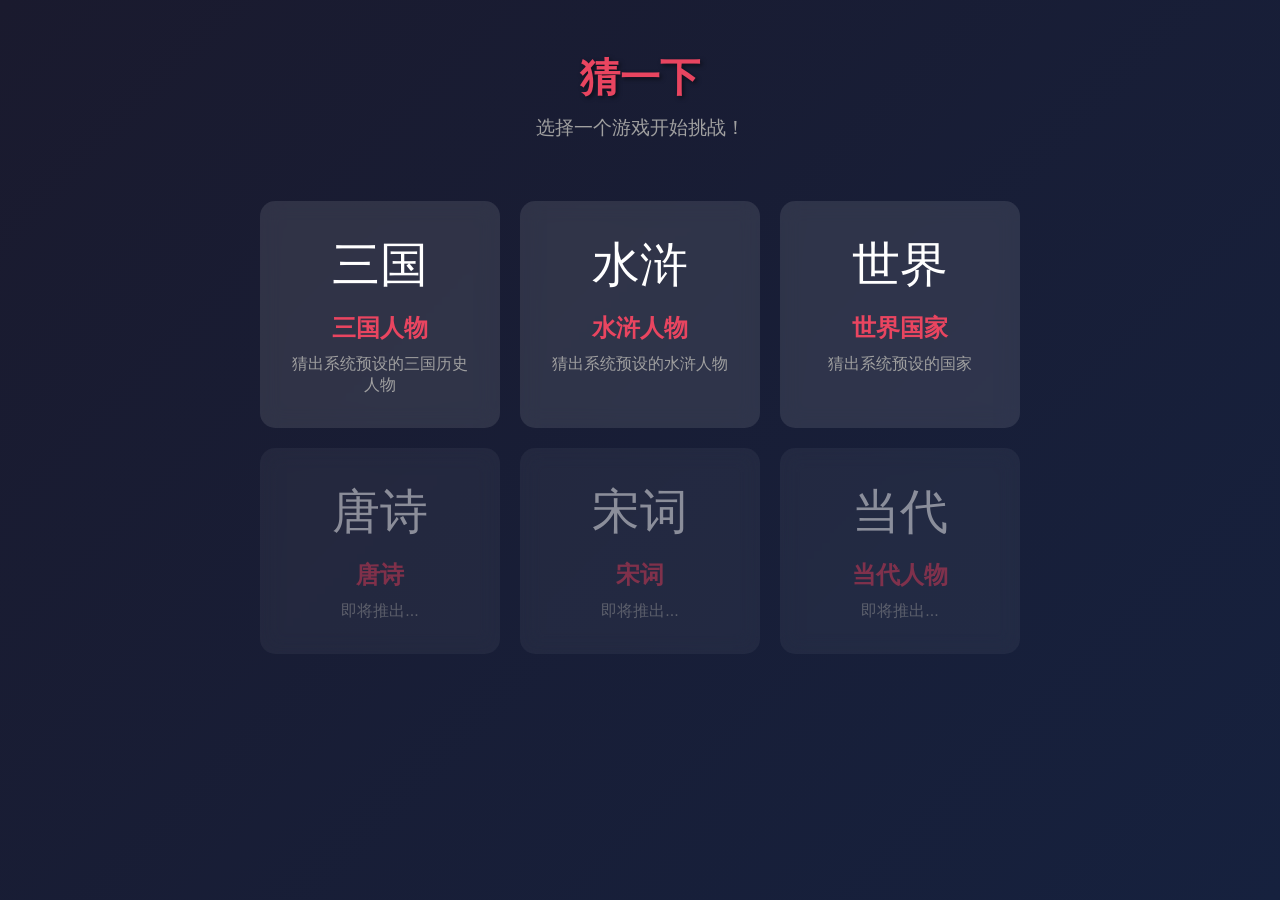
<file: templates/home.html>
<!DOCTYPE html>
<html lang="zh-CN">
<head>
    <meta charset="UTF-8">
    <meta name="viewport" content="width=device-width, initial-scale=1.0">
    <title>猜一下</title>
    <link rel="stylesheet" href="/static/css/style.css">
</head>
<body>
    <div class="container">
        <header>
            <h1>猜一下</h1>
            <p class="subtitle">选择一个游戏开始挑战！</p>
        </header>

        <!-- 主页 -->
        <div id="home-screen" class="screen active">
            <div class="game-options game-grid">
                <div class="game-card" onclick="window.location.href='/sanguo'">
                    <div class="game-icon">三国</div>
                    <h2>三国人物</h2>
                    <p>猜出系统预设的三国历史人物</p>
                </div>
                <div class="game-card" onclick="window.location.href='/watermargin'">
                    <div class="game-icon">水浒</div>
                    <h2>水浒人物</h2>
                    <p>猜出系统预设的水浒人物</p>
                </div>
                <div class="game-card" onclick="window.location.href='/country'">
                    <div class="game-icon">世界</div>
                    <h2>世界国家</h2>
                    <p>猜出系统预设的国家</p>
                </div>
                <div class="game-card disabled">
                    <div class="game-icon">唐诗</div>
                    <h2>唐诗</h2>
                    <p>即将推出...</p>
                </div>
                <div class="game-card disabled">
                    <div class="game-icon">宋词</div>
                    <h2>宋词</h2>
                    <p>即将推出...</p>
                </div>
                <div class="game-card disabled">
                    <div class="game-icon">当代</div>
                    <h2>当代人物</h2>
                    <p>即将推出...</p>
                </div>
            </div>
        </div>
    </div>
</body>
</html>
</file>
<file: static/css/style.css>
/* 全局样式 */
* {
    margin: 0;
    padding: 0;
    box-sizing: border-box;
}

body {
    font-family: 'Microsoft YaHei', '微软雅黑', sans-serif;
    background: linear-gradient(135deg, #1a1a2e 0%, #16213e 100%);
    min-height: 100vh;
    color: #fff;
}

.container {
    max-width: 800px;
    margin: 0 auto;
    padding: 20px;
}

/* 头部样式 */
header {
    text-align: center;
    padding: 30px 0;
    position: relative;
}

.back-link {
    position: absolute;
    left: 0;
    top: 30px;
    color: #a0a0a0;
    text-decoration: none;
    font-size: 1.1em;
    transition: color 0.3s ease;
}

.back-link:hover {
    color: #e94560;
}

header h1 {
    font-size: 2.5em;
    color: #e94560;
    text-shadow: 2px 2px 4px rgba(0, 0, 0, 0.5);
    margin-bottom: 10px;
}

header .subtitle {
    font-size: 1.2em;
    color: #a0a0a0;
}

/* 屏幕样式 */
.screen {
    display: none;
}

.screen.active {
    display: block;
}

/* 游戏选项卡片 */
.game-options {
    display: grid;
    grid-template-columns: repeat(auto-fit, minmax(250px, 1fr));
    gap: 20px;
    margin-top: 30px;
}

.game-grid {
    grid-template-columns: repeat(3, 1fr);
}

@media (max-width: 768px) {
    .game-grid {
        grid-template-columns: repeat(2, 1fr);
    }
}

@media (max-width: 480px) {
    .game-grid {
        grid-template-columns: 1fr;
    }
}

.game-card {
    background: rgba(255, 255, 255, 0.1);
    border-radius: 15px;
    padding: 30px;
    text-align: center;
    cursor: pointer;
    transition: all 0.3s ease;
    backdrop-filter: blur(10px);
    border: 2px solid transparent;
}

.game-card:hover:not(.disabled) {
    transform: translateY(-5px);
    border-color: #e94560;
    box-shadow: 0 10px 30px rgba(233, 69, 96, 0.3);
}

.game-card.disabled {
    opacity: 0.5;
    cursor: not-allowed;
}

.game-icon {
    font-size: 3em;
    margin-bottom: 15px;
}

.game-card h2 {
    color: #e94560;
    margin-bottom: 10px;
    font-size: 1.5em;
}

.game-card p {
    color: #a0a0a0;
    font-size: 1em;
}

/* 按钮样式 */
.btn {
    padding: 12px 30px;
    border: none;
    border-radius: 8px;
    font-size: 1.1em;
    cursor: pointer;
    transition: all 0.3s ease;
    font-weight: bold;
}

.btn:hover {
    transform: translateY(-2px);
    box-shadow: 0 5px 15px rgba(0, 0, 0, 0.3);
}

.btn-primary {
    background: linear-gradient(135deg, #e94560 0%, #c23152 100%);
    color: white;
}

/* 初始提示框 */
.initial-hint {
    margin-bottom: 20px;
}

.hint-box {
    background: rgba(33, 150, 243, 0.2);
    border: 1px solid #2196F3;
    border-radius: 8px;
    padding: 15px 20px;
    display: flex;
    flex-wrap: wrap;
    gap: 15px;
    justify-content: center;
    font-size: 1.1em;
    color: #fff;
}

.hint-button-area {
    text-align: center;
    margin-bottom: 20px;
}

.btn-info {
    background: linear-gradient(135deg, #2196F3 0%, #1976D2 100%);
    color: white;
    padding: 10px 20px;
    font-size: 1em;
}

.btn-info:hover {
    background: linear-gradient(135deg, #1976D2 0%, #1565C0 100%);
}

/* 猜测输入区 */
.guess-input-area {
    display: flex;
    gap: 15px;
    margin-bottom: 25px;
}

.autocomplete-wrapper {
    flex: 1;
    position: relative;
}

.guess-input-area input {
    width: 100%;
    padding: 12px 15px;
    border: 2px solid rgba(255, 255, 255, 0.2);
    border-radius: 8px;
    background: rgba(255, 255, 255, 0.1);
    color: #fff;
    font-size: 1.1em;
}

.guess-input-area input:focus {
    outline: none;
    border-color: #e94560;
}

/* 自动完成下拉框 */
.autocomplete-list {
    display: none;
    position: absolute;
    top: 100%;
    left: 0;
    right: 0;
    background: #1a1a2e;
    border: 2px solid rgba(255, 255, 255, 0.2);
    border-top: none;
    border-radius: 0 0 8px 8px;
    max-height: 300px;
    overflow-y: auto;
    z-index: 1000;
    box-shadow: 0 8px 16px rgba(0, 0, 0, 0.3);
}

.autocomplete-item {
    padding: 12px 15px;
    cursor: pointer;
    transition: background 0.2s ease;
    border-bottom: 1px solid rgba(255, 255, 255, 0.1);
    color: #fff;
    font-size: 1.1em;
}

.autocomplete-item:last-child {
    border-bottom: none;
}

.autocomplete-item:hover {
    background: rgba(233, 69, 96, 0.3);
}

/* 游戏结果区 */
.game-result {
    margin-bottom: 25px;
    padding: 20px;
    border-radius: 10px;
    background: rgba(255, 255, 255, 0.1);
    display: none;
}

.game-result.show {
    display: block;
}

.game-result.correct {
    border: 2px solid #4CAF50;
    background: rgba(76, 175, 80, 0.2);
}

.game-result.wrong {
    border: 2px solid #e94560;
    background: rgba(233, 69, 96, 0.2);
}

.result-title {
    font-size: 1.3em;
    font-weight: bold;
    margin-bottom: 15px;
    color: #e94560;
}

.game-result.correct .result-title {
    color: #4CAF50;
}

.hints-list {
    list-style: none;
    margin-bottom: 15px;
}

.hints-list li {
    padding: 8px 0;
    border-bottom: 1px solid rgba(255, 255, 255, 0.1);
    display: flex;
    align-items: center;
}

.hints-list li:last-child {
    border-bottom: none;
}

.hint-attr {
    font-weight: bold;
    color: #a0a0a0;
    min-width: 80px;
}

.hint-value {
    color: #fff;
    margin-right: 15px;
}

.hint-status {
    padding: 3px 10px;
    border-radius: 15px;
    font-size: 0.9em;
}

.hint-status.same {
    background: rgba(76, 175, 80, 0.3);
    color: #4CAF50;
}

.hint-status.diff {
    background: rgba(233, 69, 96, 0.3);
    color: #e94560;
}

.hint-status.special {
    background: rgba(33, 150, 243, 0.3);
    color: #2196F3;
}

.summary-section {
    margin-top: 20px;
    padding-top: 15px;
    border-top: 1px solid rgba(255, 255, 255, 0.2);
}

.summary-title {
    font-weight: bold;
    color: #e94560;
    margin-bottom: 10px;
}

.summary-list {
    list-style: none;
}

.summary-list li {
    padding: 5px 0;
    color: #a0a0a0;
}

.summary-list li::before {
    content: "•";
    color: #e94560;
    margin-right: 10px;
}

.summary-attr {
    font-weight: bold;
    color: #a0a0a0;
    margin-right: 10px;
}

.summary-tags {
    display: inline-flex;
    flex-wrap: wrap;
    gap: 8px;
}

.summary-tag {
    padding: 4px 12px;
    border-radius: 15px;
    font-size: 0.9em;
}

.summary-tag.tag-match {
    background: rgba(76, 175, 80, 0.3);
    color: #4CAF50;
    border: 1px solid #4CAF50;
}

.summary-tag.tag-no-match {
    background: rgba(158, 158, 158, 0.2);
    color: #9e9e9e;
    border: 1px solid #9e9e9e;
}

/* 猜测记录区 */
.guess-history {
    margin-top: 30px;
}

.guess-history h3 {
    color: #e94560;
    margin-bottom: 15px;
    font-size: 1.3em;
}

#guess-list {
    max-height: 400px;
    overflow-y: auto;
}

.guess-item {
    background: rgba(255, 255, 255, 0.05);
    border-radius: 8px;
    padding: 15px;
    margin-bottom: 10px;
    border-left: 4px solid #e94560;
}

.guess-item.correct {
    border-left-color: #4CAF50;
    background: rgba(76, 175, 80, 0.1);
}

.guess-name {
    font-weight: bold;
    font-size: 1.2em;
    color: #fff;
    margin-bottom: 10px;
}

.guess-hints {
    display: flex;
    flex-wrap: wrap;
    gap: 10px;
}

.guess-hint {
    padding: 5px 12px;
    border-radius: 15px;
    font-size: 0.9em;
    background: rgba(255, 255, 255, 0.1);
}

.guess-hint.same {
    background: rgba(76, 175, 80, 0.3);
    color: #4CAF50;
}

.guess-hint.diff {
    background: rgba(233, 69, 96, 0.3);
    color: #e94560;
}

/* 新游戏按钮 */
.new-game-section {
    text-align: center;
    margin-top: 30px;
}

.btn-success {
    background: linear-gradient(135deg, #4CAF50 0%, #388E3C 100%);
    color: white;
    padding: 15px 40px;
    font-size: 1.2em;
}

/* 滚动条样式 */
::-webkit-scrollbar {
    width: 8px;
}

::-webkit-scrollbar-track {
    background: rgba(255, 255, 255, 0.1);
    border-radius: 4px;
}

::-webkit-scrollbar-thumb {
    background: rgba(233, 69, 96, 0.5);
    border-radius: 4px;
}

::-webkit-scrollbar-thumb:hover {
    background: rgba(233, 69, 96, 0.8);
}

/* 响应式设计 */
@media (max-width: 600px) {
    .container {
        padding: 10px;
    }
    
    header h1 {
        font-size: 2em;
    }
    
    .game-options {
        grid-template-columns: 1fr;
    }
    
    .guess-input-area {
        flex-direction: column;
    }
    
    .back-link {
        position: static;
        display: block;
        margin-bottom: 10px;
    }
}
</file>
